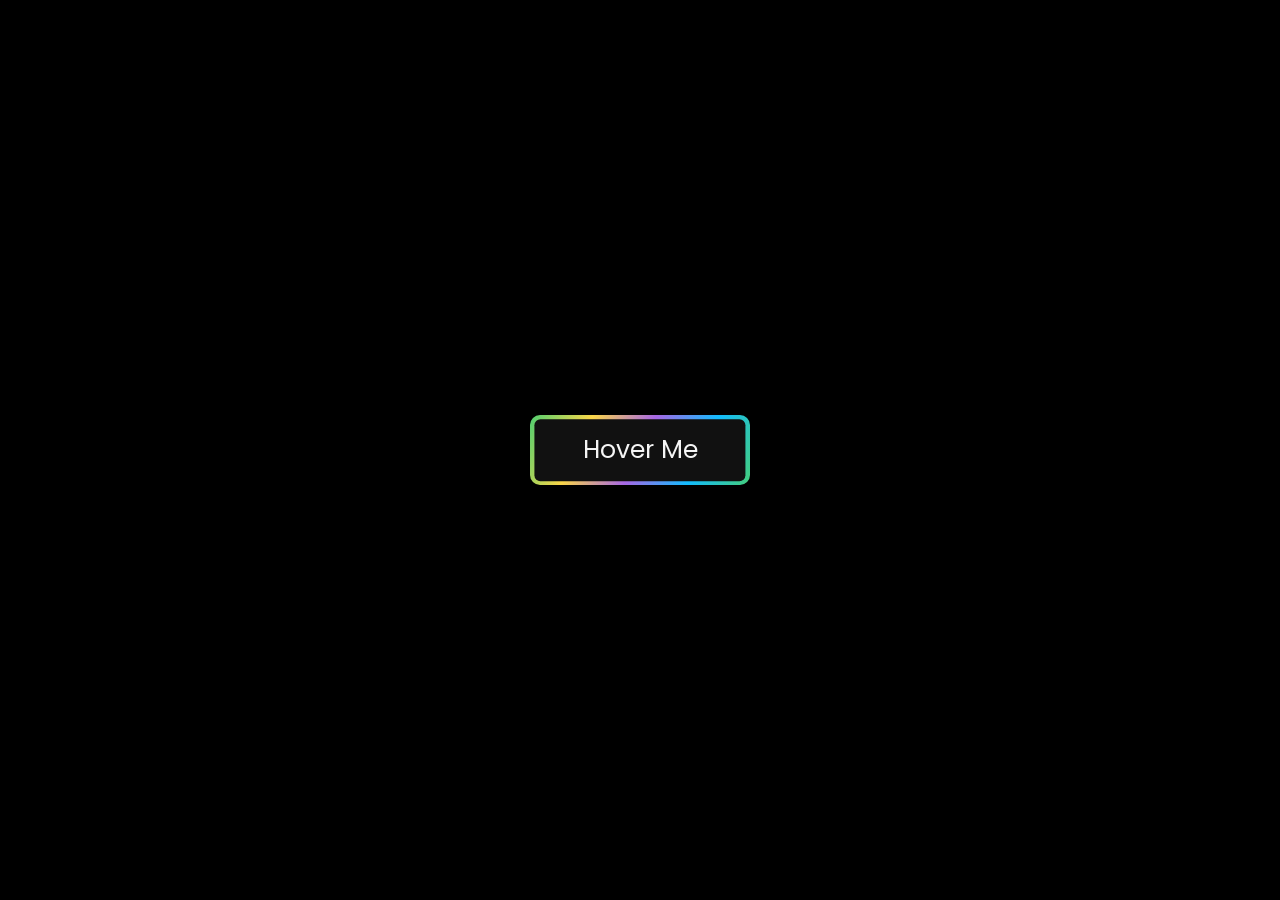
<file: HTML-CSS/Button-Border-Animation/index.html>
<!doctype html>
<html lang="en">
  <head>
    <meta charset="UTF-8" />
    <meta name="viewport" content="width=device-width, initial-scale=1.0" />
    <title>Button Border Animation</title>
    <link rel="stylesheet" href="styles.css" />
  </head>
  <body>
    <div class="btn">
      <a href="#"><span>Hover Me</span></a>
    </div>
  </body>
</html>
</file>
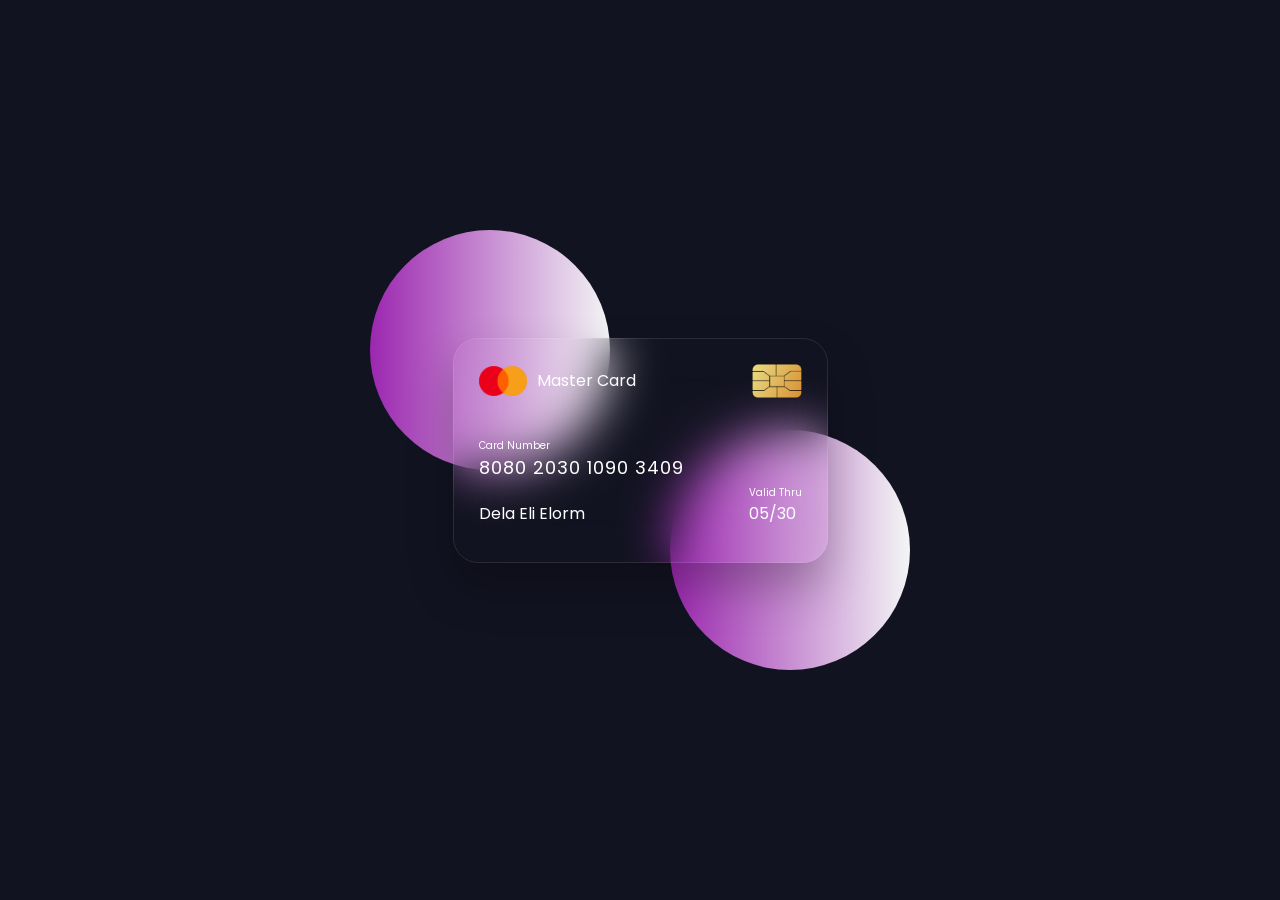
<file: HTML-CSS/Flipping-Card-UI-Design/index.html>
<!doctype html>
<html lang="en">
  <head>
    <meta charset="UTF-8" />
    <meta name="viewport" content="width=device-width, initial-scale=1.0" />
    <title>Flipping Card UI Design</title>
    <link rel="stylesheet" href="styles.css" />
  </head>
  <body>
    <section>
      <div class="container">
        <div class="card front-face">
          <header>
            <span class="logo">
              <img src="images/logo.png" alt="" />
              <h5>Master Card</h5>
            </span>
            <img src="images/chip.png" class="chip" alt="" />
          </header>

          <div class="card-details">
            <div class="name-number">
              <h6>Card Number</h6>
              <h5 class="number">8080 2030 1090 3409</h5>
              <h5 class="name">Dela Eli Elorm</h5>
            </div>

            <div class="valid-date">
              <h6>Valid Thru</h6>
              <h5>05/30</h5>
            </div>
          </div>
        </div>

        <div class="card back-face">
          <h6>
            For customer service call +233 057 456 723 or email at
            mastercard@gmail.com
          </h6>
          <span class="magnetic-strip"></span>
          <div class="signature"><i>005</i></div>
          <h5>
            Lorem ipsum dolor, sit amet consectetur adipisicing elit. Voluptatem
            id possimus nemo! A deserunt natus adipisci eligendi aliquam
            praesentium voluptatibus velit facere, fugit dolores! Dolorem
            similique autem inventore dignissimos suscipit!
          </h5>
        </div>
      </div>
    </section>
  </body>
</html>
</file>
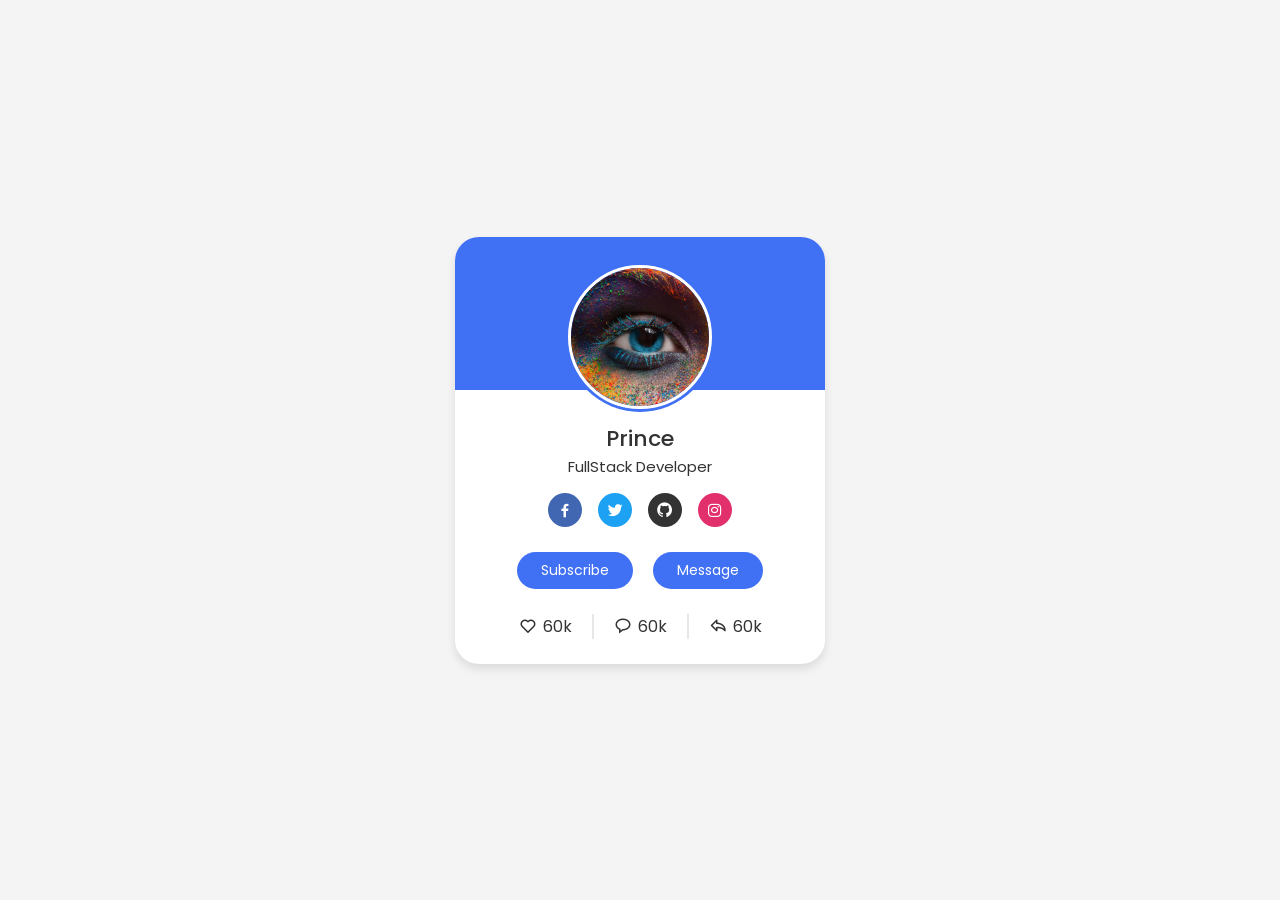
<file: HTML-CSS/Responsive-Profile-Card/index.html>
<!doctype html>
<html lang="en">
  <head>
    <meta charset="UTF-8" />
    <meta name="viewport" content="width=device-width, initial-scale=1.0" />
    <title>Profile Card UI Design</title>
    <link rel="stylesheet" href="styles.css" />
    <link
      href="https://unpkg.com/boxicons@2.1.4/css/boxicons.min.css"
      rel="stylesheet"
    />
  </head>
  <body>
    <div class="profile-card">
      <div class="image">
        <img src="istockphoto.jpg" alt="random-photo" class="profile-img" />
      </div>

      <div class="text-data">
        <span class="name">Prince</span>
        <span class="job">FullStack Developer</span>
      </div>

      <div class="media-buttons">
        <a href="#" style="background: #4267b2" class="link">
          <i class="bx bxl-facebook"></i>
        </a>
        <a href="#" style="background: #1da1f2" class="link">
          <i class="bx bxl-twitter"></i>
        </a>
        <a href="#" style="background: #333" class="link">
          <i class="bx bxl-github"></i>
        </a>
        <a href="#" style="background: #e1306c" class="link">
          <i class="bx bxl-instagram"></i>
        </a>
      </div>

      <div class="buttons">
        <button class="button">Subscribe</button>
        <button class="button">Message</button>
      </div>

      <div class="analytics">
        <div class="data">
          <i class="bx bx-heart"></i>
          <span class="number">60k</span>
        </div>
        <div class="data">
          <i class="bx bx-message-rounded"></i>
          <span class="number">60k</span>
        </div>
        <div class="data">
          <i class="bx bx-share"></i>
          <span class="number">60k</span>
        </div>
      </div>
    </div>
  </body>
</html>
</file>
<file: HTML-CSS/Button-Border-Animation/styles.css>
@import url("https://fonts.googleapis.com/css2?family=Merienda:wght@300..900&family=Poppins:ital,wght@0,100;0,200;0,300;0,400;0,500;0,600;0,700;0,800;0,900;1,100;1,200;1,300;1,400;1,500;1,600;1,700;1,800;1,900&display=swap");

* {
  margin: 0;
  padding: 0;
  box-sizing: border-box;
  font-family: "Poppins", sans-serif;
}
html,
body {
  display: grid;
  height: 100%;
  place-items: center;
  background: #000;
}
.btn a {
  position: relative;
  display: block;
  height: 70px;
  width: 220px;
  background: linear-gradient(
    115deg,
    #4fcf70,
    #fad648,
    #a767e5,
    #12bcfe,
    #44ce7b
  );
  text-align: center;
  border-radius: 10px;
}
.btn a span {
  height: 88%;
  width: 96%;
  background: #111;
  display: block;
  position: absolute;
  top: 50%;
  left: 50%;
  transform: translate(-50%, -50%);
  border-radius: 6px;
  line-height: 62px;
  color: #f5f5f5;
  font-size: 25px;
}
.btn a:hover {
  animation: animate 0.9s linear infinite;
}
@keyframes animate {
  100% {
    filter: hue-rotate(-360deg);
  }
}
</file>
<file: HTML-CSS/Flipping-Card-UI-Design/styles.css>
@import url("https://fonts.googleapis.com/css2?family=Merienda:wght@300..900&family=Poppins:ital,wght@0,100;0,200;0,300;0,400;0,500;0,600;0,700;0,800;0,900;1,100;1,200;1,300;1,400;1,500;1,600;1,700;1,800;1,900&display=swap");

* {
  margin: 0;
  padding: 0;
  box-sizing: border-box;
  font-family: "Poppins", sans-serif;
}
section {
  position: relative;
  min-height: 100vh;
  width: 100%;
  background: #121321;
  display: flex;
  align-items: center;
  justify-content: center;
  color: #fff;
  perspective: 1000px;
}
section::before {
  content: "";
  position: absolute;
  height: 240px;
  width: 240px;
  border-radius: 50%;
  transform: translate(-150px, -100px);
  background: linear-gradient(90deg, #9c27b0, #f3f5f5);
}
section::after {
  content: "";
  position: absolute;
  height: 240px;
  width: 240px;
  border-radius: 50%;
  transform: translate(150px, 100px);
  background: linear-gradient(90deg, #9c27b0, #f3f5f5);
}
.container {
  position: relative;
  height: 225px;
  width: 375px;
  z-index: 100;
  transition: 0.6s;
  transform-style: preserve-3d;
}
.container:hover {
  transform: rotateY(180deg);
}
.container .card {
  position: absolute;
  height: 100%;
  width: 100%;
  padding: 25px;
  border-radius: 25px;
  backdrop-filter: blur(25px);
  box-shadow: 0 25px 45px rgba(0, 0, 0, 0.25);
  border: 1px solid rgba(255, 255, 255, 0.1);
  background: rbga(255, 255, 255, 0.1);
  backface-visibility: hidden;
}
.front-face header,
.front-face .logo {
  display: flex;
  align-items: center;
}
.front-face header {
  justify-content: space-between;
}
.front-face .logo img {
  width: 48px;
  margin-right: 10px;
}
h5 {
  font-size: 16px;
  font-weight: 400;
}
.front-face .chip {
  width: 50px;
}
.front-face .card-details {
  display: flex;
  align-items: flex-end;
  justify-content: space-between;
  margin-top: 40px;
}
h6 {
  font-size: 10px;
  font-weight: 400;
}
h5.number {
  font-size: 18px;
  letter-spacing: 1px;
}
h5.name {
  margin-top: 20px;
}
.card.back-face {
  border: none;
  padding: 15px 25px 25px 25px;
  transform: rotateY(180deg);
}
.card.back-face h6 {
  font-size: 8px;
}
.card.back-face .magnetic-strip {
  position: absolute;
  top: 40px;
  left: 0;
  height: 45px;
  width: 100%;
  background: #000;
}
.card.back-face .signature {
  display: flex;
  justify-content: flex-end;
  align-items: center;
  margin-top: 80px;
  height: 40px;
  width: 85%;
  border-radius: 6px;
  background: repeating-linear-gradient(
    #fff,
    #fff 3px,
    #efefef 0px,
    #efefef 9px
  );
}
.signature i {
  color: #000;
  font-size: 12px;
  background-color: #fff;
  padding: 4px 6px;
  border-radius: 4px;
  margin-right: -30px;
  z-index: -1;
}
.card.back-face h5 {
  font-size: 8px;
  margin-top: 15px;
}
</file>
<file: HTML-CSS/Responsive-Profile-Card/styles.css>
@import url("https://fonts.googleapis.com/css2?family=Merienda:wght@300..900&family=Poppins:ital,wght@0,100;0,200;0,300;0,400;0,500;0,600;0,700;0,800;0,900;1,100;1,200;1,300;1,400;1,500;1,600;1,700;1,800;1,900&display=swap");

* {
  margin: 0;
  padding: 0;
  box-sizing: border-box;
  font-family: "Poppins", sans-serif;
}
body {
  height: 100vh;
  display: flex;
  align-items: center;
  justify-content: center;
  background-color: #f4f4f4;
}
.profile-card {
  display: flex;
  flex-direction: column;
  align-items: center;
  max-width: 370px;
  width: 100%;
  background-color: #fff;
  border-radius: 24px;
  padding: 25px;
  box-shadow: 0 5px 10px rgba(0, 0, 0, 0.1);
  position: relative;
}
.profile-card::before {
  content: "";
  position: absolute;
  top: 0;
  left: 0;
  border-radius: 24px 24px 0 0;
  height: 36%;
  width: 100%;
  background-color: #4070f4;
}
.image {
  position: relative;
  height: 150px;
  width: 150px;
  border-radius: 50%;
  background-color: #4070f4;
  padding: 3px;
  margin-bottom: 10px;
}
.image .profile-img {
  height: 100%;
  width: 100%;
  object-fit: cover;
  border-radius: 50%;
  border: 3px solid #fff;
}
.profile-card .text-data {
  display: flex;
  flex-direction: column;
  align-items: center;
  color: #333;
}

.text-data .name {
  font-size: 22px;
  font-weight: 500;
}
.text-data .job {
  font-size: 15px;
  font-weight: 400;
}
.profile-card .media-buttons {
  display: flex;
  align-items: center;
  margin-top: 15px;
}
.media-buttons .link {
  display: flex;
  align-items: center;
  justify-content: center;
  color: #fff;
  font-size: 18px;
  height: 34px;
  width: 34px;
  border-radius: 50%;
  margin: 0 8px;
  background-color: #4070f4;
  text-decoration: none;
}
.profile-card .buttons {
  display: flex;
  align-items: center;
  margin-top: 25px;
}
.buttons .button {
  background-color: #4070f4;
  padding: 8px 24px;
  margin: 0 10px;
  border-radius: 24px;
  border: none;
  color: #fff;
  font-size: 14px;
  font-weight: 400;
  cursor: pointer;
  transition: all 0.3s ease;
}
.buttons .button:hover {
  background-color: #0e4bf1;
}
.profile-card .analytics {
  display: flex;
  align-items: center;
  margin-top: 25px;
}
.analytics .data {
  display: flex;
  align-items: center;
  color: #333;
  padding: 0 20px;
  border-right: 2px solid #e7e7e7;
}
.data i {
  font-size: 18px;
  margin-right: 6px;
}
.data:last-child {
  border-right: none;
}
</file>
